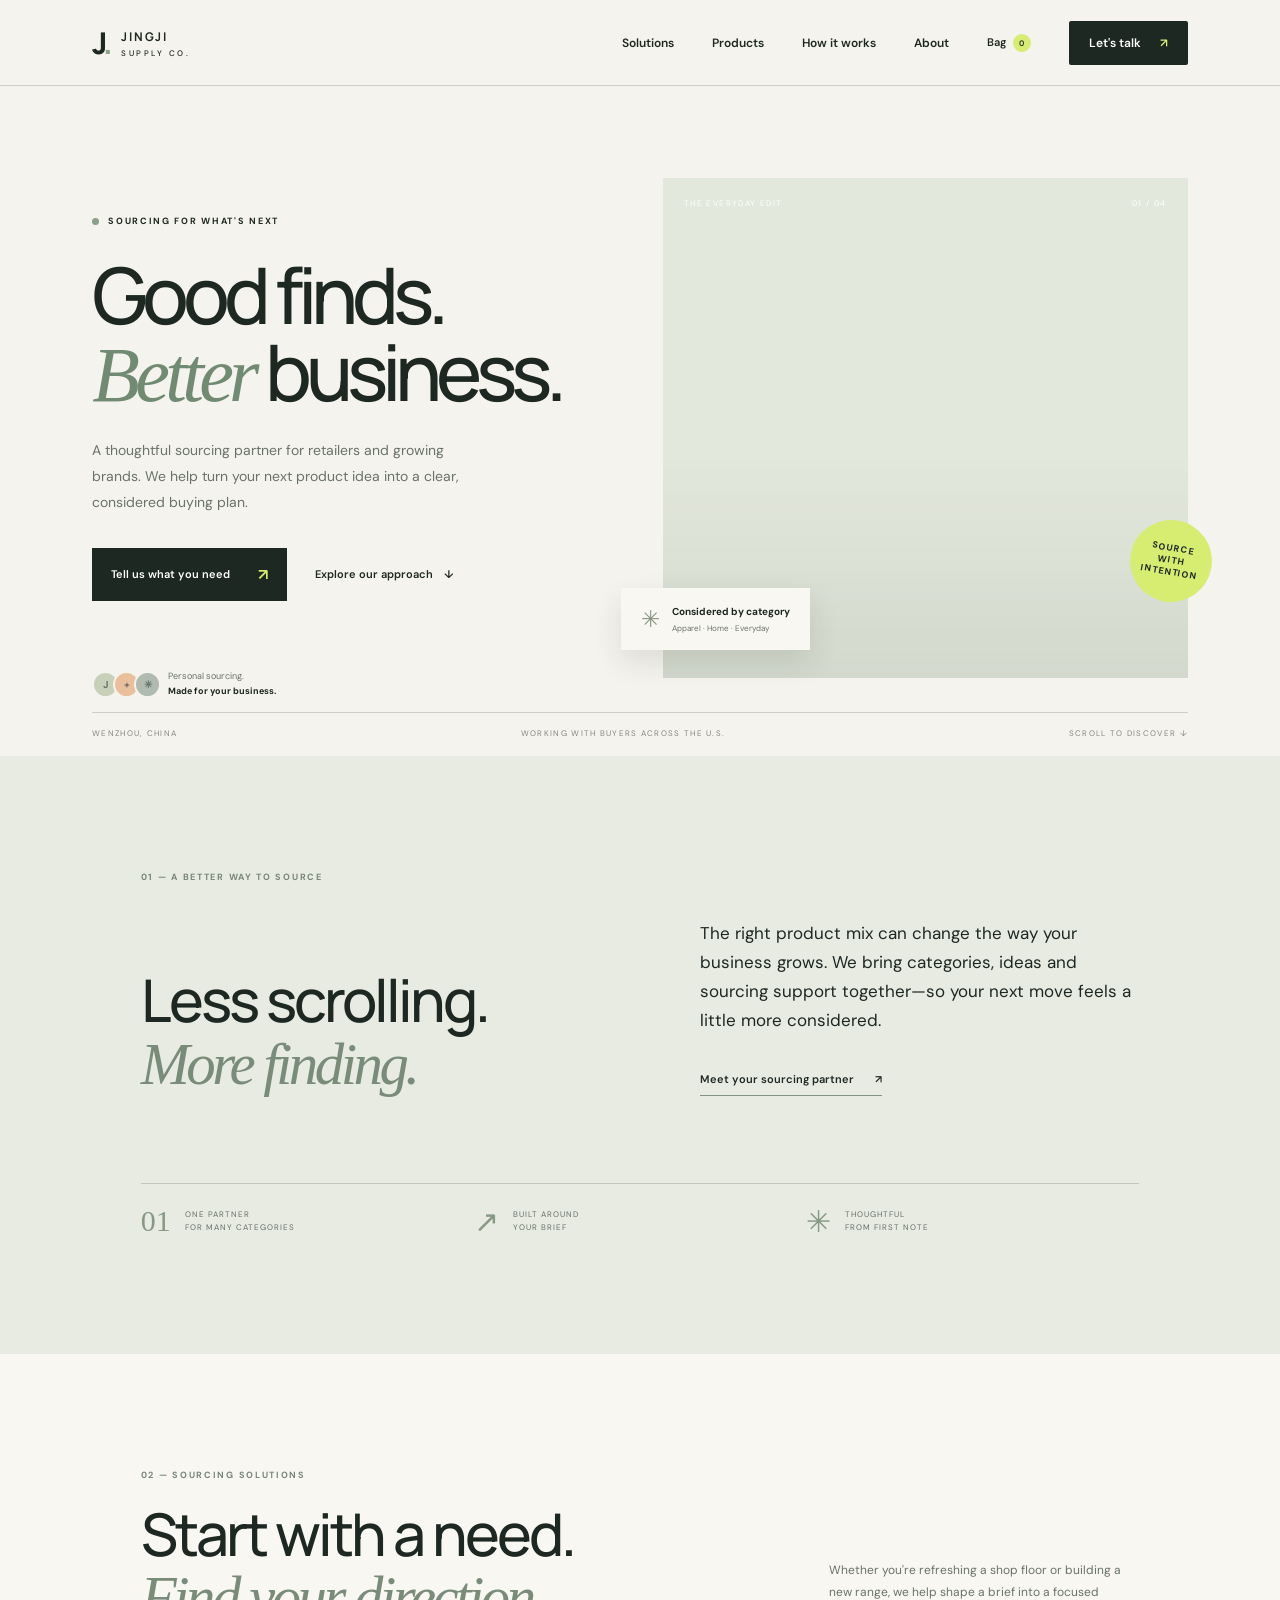
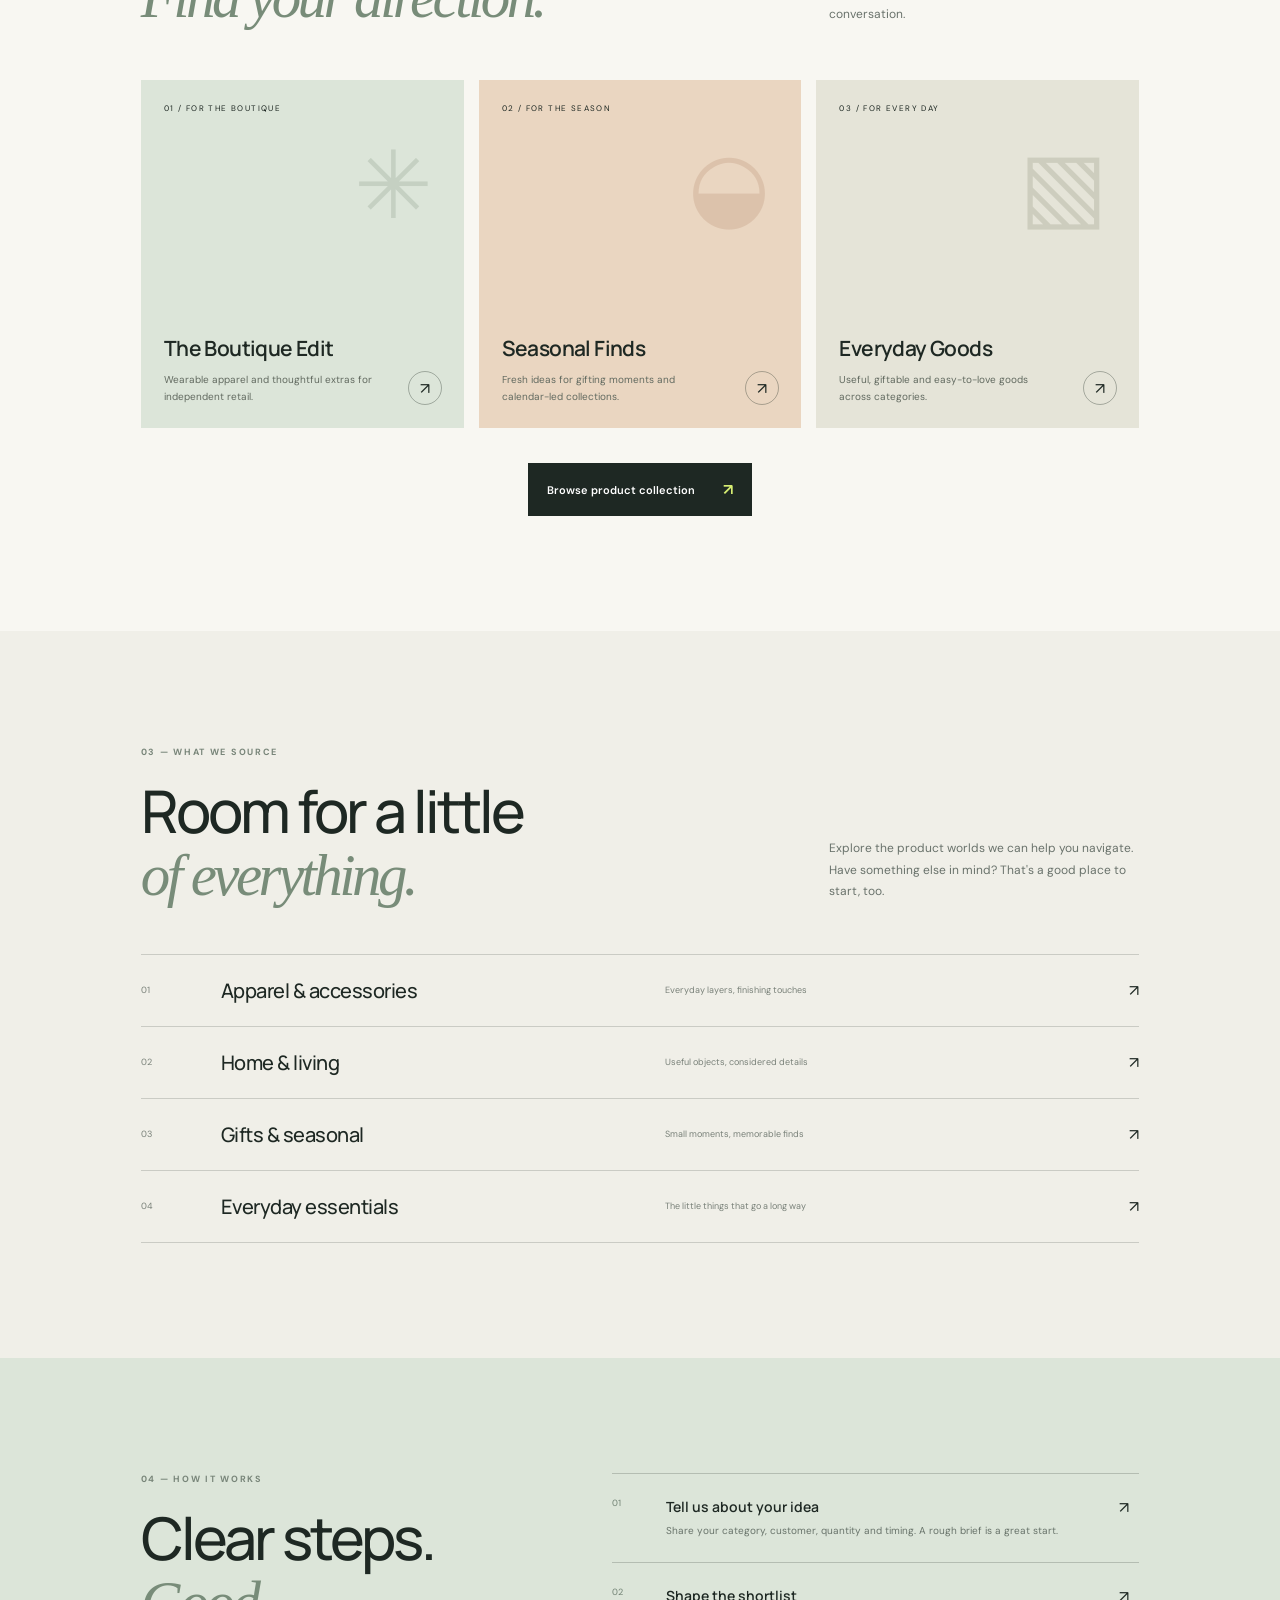
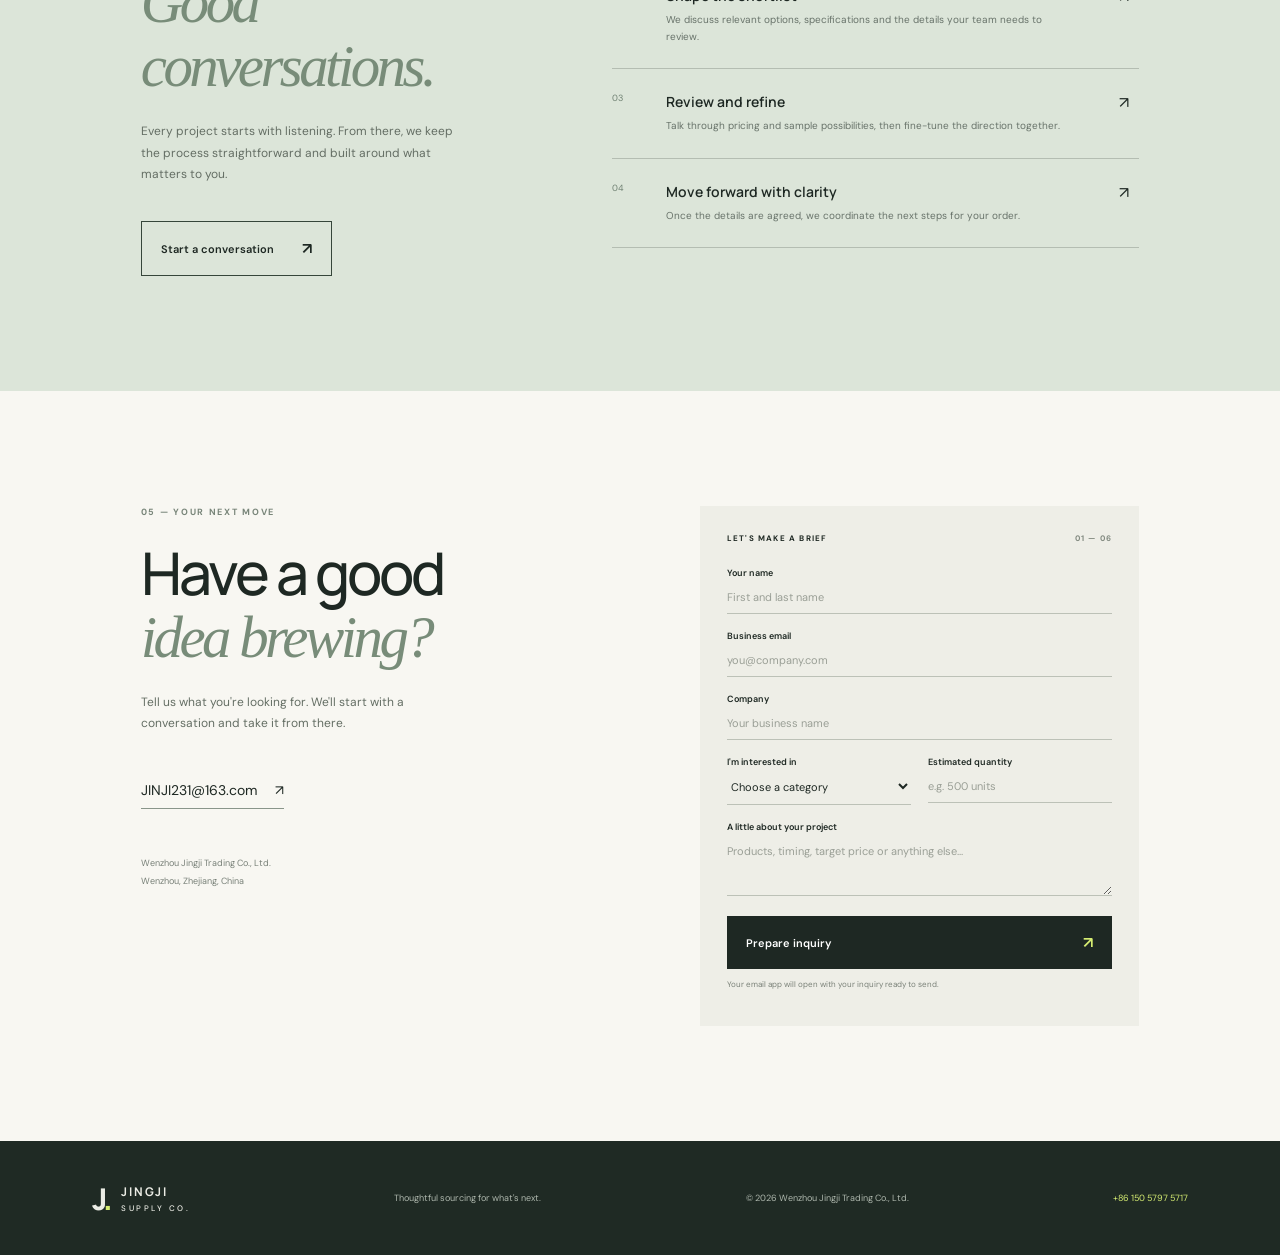
<file: index.html>
<!doctype html>
<html lang="en">
<head>
  <meta charset="utf-8">
  <meta name="viewport" content="width=device-width, initial-scale=1">
  <meta name="theme-color" content="#f5f3ed">
  <meta name="description" content="Thoughtful sourcing for independent retailers and growing brands. Explore apparel, accessories, home goods and seasonal merchandise with Jingji Supply.">
  <title>Jingji Supply — Sourcing, thoughtfully done</title>
  <link rel="preconnect" href="https://fonts.googleapis.com">
  <link rel="preconnect" href="https://fonts.gstatic.com" crossorigin>
  <link href="https://fonts.googleapis.com/css2?family=DM+Sans:wght@400;500;600;700&family=Manrope:wght@400;500;600;700;800&display=swap" rel="stylesheet">
  <link rel="stylesheet" href="styles.css">
</head>
<body>
  <header class="site-header">
    <a class="brand" href="#home" aria-label="Jingji Supply home"><span class="brand-mark">J<span>.</span></span><span class="brand-name">JINGJI <small>SUPPLY CO.</small></span></a>
    <button class="menu-toggle" aria-expanded="false" aria-controls="site-nav" aria-label="Open navigation"><i></i><i></i></button>
    <nav id="site-nav" class="site-nav"><a href="#solutions">Solutions</a><a href="products.html">Products</a><a href="#process">How it works</a><a href="#about">About</a><a class="cart-link" href="cart.html">Bag <span class="cart-count">0</span></a><a class="nav-cta" href="#contact">Let's talk <span>↗</span></a></nav>
  </header>
  <main>
    <section class="hero" id="home">
      <div class="hero-copy"><p class="eyebrow"><span></span> SOURCING FOR WHAT'S NEXT</p><h1>Good finds.<br><em>Better</em> business.</h1><p class="hero-lede">A thoughtful sourcing partner for retailers and growing brands. We help turn your next product idea into a clear, considered buying plan.</p><div class="hero-actions"><a class="button button-dark" href="#contact">Tell us what you need <span>↗</span></a><a class="text-link" href="#solutions">Explore our approach <span>↓</span></a></div><div class="hero-proof"><div class="avatar-stack"><b>J</b><b>+</b><b>✳</b></div><span>Personal sourcing.<br><strong>Made for your business.</strong></span></div></div>
      <div class="hero-art"><div class="art-label">THE EVERYDAY EDIT <span>01 / 04</span></div><div class="hero-photo"></div><div class="floating-note"><span class="note-icon">✳</span><div><strong>Considered by category</strong><small>Apparel · Home · Everyday</small></div></div><div class="art-stamp">SOURCE<br>WITH<br>INTENTION</div></div>
      <div class="hero-foot"><span>WENZHOU, CHINA</span><span>WORKING WITH BUYERS ACROSS THE U.S.</span><span>SCROLL TO DISCOVER ↓</span></div>
    </section>

    <section class="intro section-pad" id="about"><div class="section-kicker">01 — A BETTER WAY TO SOURCE</div><div class="intro-body"><h2>Less scrolling.<br><em>More finding.</em></h2><div><p class="large-copy">The right product mix can change the way your business grows. We bring categories, ideas and sourcing support together—so your next move feels a little more considered.</p><a class="under-link" href="#process">Meet your sourcing partner <span>↗</span></a></div></div><div class="stats"><div><strong>01</strong><span>ONE PARTNER<br>FOR MANY CATEGORIES</span></div><div><strong>↗</strong><span>BUILT AROUND<br>YOUR BRIEF</span></div><div><strong>✳</strong><span>THOUGHTFUL<br>FROM FIRST NOTE</span></div></div></section>

    <section class="solutions section-pad" id="solutions"><div class="section-heading"><div><div class="section-kicker">02 — SOURCING SOLUTIONS</div><h2>Start with a need.<br><em>Find your direction.</em></h2></div><p>Whether you're refreshing a shop floor or building a new range, we help shape a brief into a focused conversation.</p></div><div class="solution-grid"><a class="solution-card card-boutique" href="products.html?category=apparel"><span class="card-index">01 / FOR THE BOUTIQUE</span><span class="solution-symbol">✳</span><div><h3>The Boutique Edit</h3><p>Wearable apparel and thoughtful extras for independent retail.</p><span class="round-arrow">↗</span></div></a><a class="solution-card card-season" href="products.html?category=seasonal"><span class="card-index">02 / FOR THE SEASON</span><span class="solution-symbol">◒</span><div><h3>Seasonal Finds</h3><p>Fresh ideas for gifting moments and calendar-led collections.</p><span class="round-arrow">↗</span></div></a><a class="solution-card card-everyday" href="products.html?category=everyday"><span class="card-index">03 / FOR EVERY DAY</span><span class="solution-symbol">▧</span><div><h3>Everyday Goods</h3><p>Useful, giftable and easy-to-love goods across categories.</p><span class="round-arrow">↗</span></div></a></div><div class="catalog-link-wrap"><a class="button button-dark" href="products.html">Browse product collection <span>↗</span></a></div></section>

    <section class="categories section-pad" id="categories"><div class="category-top"><div><div class="section-kicker">03 — WHAT WE SOURCE</div><h2>Room for a little<br><em>of everything.</em></h2></div><p>Explore the product worlds we can help you navigate. Have something else in mind? That's a good place to start, too.</p></div><div class="category-list"><a href="products.html?category=apparel"><span class="cat-num">01</span><span class="cat-name">Apparel &amp; accessories</span><span class="cat-detail">Everyday layers, finishing touches</span><span class="cat-arrow">↗</span></a><a href="products.html?category=home"><span class="cat-num">02</span><span class="cat-name">Home &amp; living</span><span class="cat-detail">Useful objects, considered details</span><span class="cat-arrow">↗</span></a><a href="products.html?category=seasonal"><span class="cat-num">03</span><span class="cat-name">Gifts &amp; seasonal</span><span class="cat-detail">Small moments, memorable finds</span><span class="cat-arrow">↗</span></a><a href="products.html?category=everyday"><span class="cat-num">04</span><span class="cat-name">Everyday essentials</span><span class="cat-detail">The little things that go a long way</span><span class="cat-arrow">↗</span></a></div></section>

    <section class="process section-pad" id="process"><div class="process-intro"><div class="section-kicker">04 — HOW IT WORKS</div><h2>Clear steps.<br><em>Good conversations.</em></h2><p>Every project starts with listening. From there, we keep the process straightforward and built around what matters to you.</p><a class="button button-outline" href="#contact">Start a conversation <span>↗</span></a></div><div class="steps"><article><span>01</span><div><h3>Tell us about your idea</h3><p>Share your category, customer, quantity and timing. A rough brief is a great start.</p></div><b>↗</b></article><article><span>02</span><div><h3>Shape the shortlist</h3><p>We discuss relevant options, specifications and the details your team needs to review.</p></div><b>↗</b></article><article><span>03</span><div><h3>Review and refine</h3><p>Talk through pricing and sample possibilities, then fine-tune the direction together.</p></div><b>↗</b></article><article><span>04</span><div><h3>Move forward with clarity</h3><p>Once the details are agreed, we coordinate the next steps for your order.</p></div><b>↗</b></article></div></section>

    <section class="contact section-pad" id="contact"><div class="contact-copy"><div class="section-kicker">05 — YOUR NEXT MOVE</div><h2>Have a good<br><em>idea brewing?</em></h2><p>Tell us what you're looking for. We'll start with a conversation and take it from there.</p><a class="email-link" href="mailto:JINJI231@163.com">JINJI231@163.com <span>↗</span></a><div class="contact-meta"><span>Wenzhou Jingji Trading Co., Ltd.</span><span>Wenzhou, Zhejiang, China</span></div></div><form class="inquiry-form" id="inquiry-form"><div class="form-heading"><span>LET'S MAKE A BRIEF</span><span>01 — 06</span></div><label>Your name<input name="name" autocomplete="name" placeholder="First and last name" required></label><label>Business email<input type="email" name="email" autocomplete="email" placeholder="you@company.com" required></label><label>Company<input name="company" autocomplete="organization" placeholder="Your business name"></label><div class="form-row"><label>I'm interested in<select name="category"><option value="">Choose a category</option><option>Apparel & accessories</option><option>Home & living</option><option>Gifts & seasonal</option><option>Everyday essentials</option><option>Something else</option></select></label><label>Estimated quantity<input name="quantity" placeholder="e.g. 500 units"></label></div><label>A little about your project<textarea name="message" rows="3" placeholder="Products, timing, target price or anything else..."></textarea></label><button class="button button-dark" type="submit">Prepare inquiry <span>↗</span></button><p class="form-note">Your email app will open with your inquiry ready to send.</p><p class="form-success" role="status" aria-live="polite"></p></form></section>
  </main>
  <footer class="footer"><a class="brand brand-light" href="#home"><span class="brand-mark">J<span>.</span></span><span class="brand-name">JINGJI <small>SUPPLY CO.</small></span></a><span>Thoughtful sourcing for what's next.</span><span>© <span id="year"></span> Wenzhou Jingji Trading Co., Ltd.</span><a href="tel:+8615057975717">+86 150 5797 5717</a></footer>
  <script src="script.js"></script>
</body>
</html>
</file>
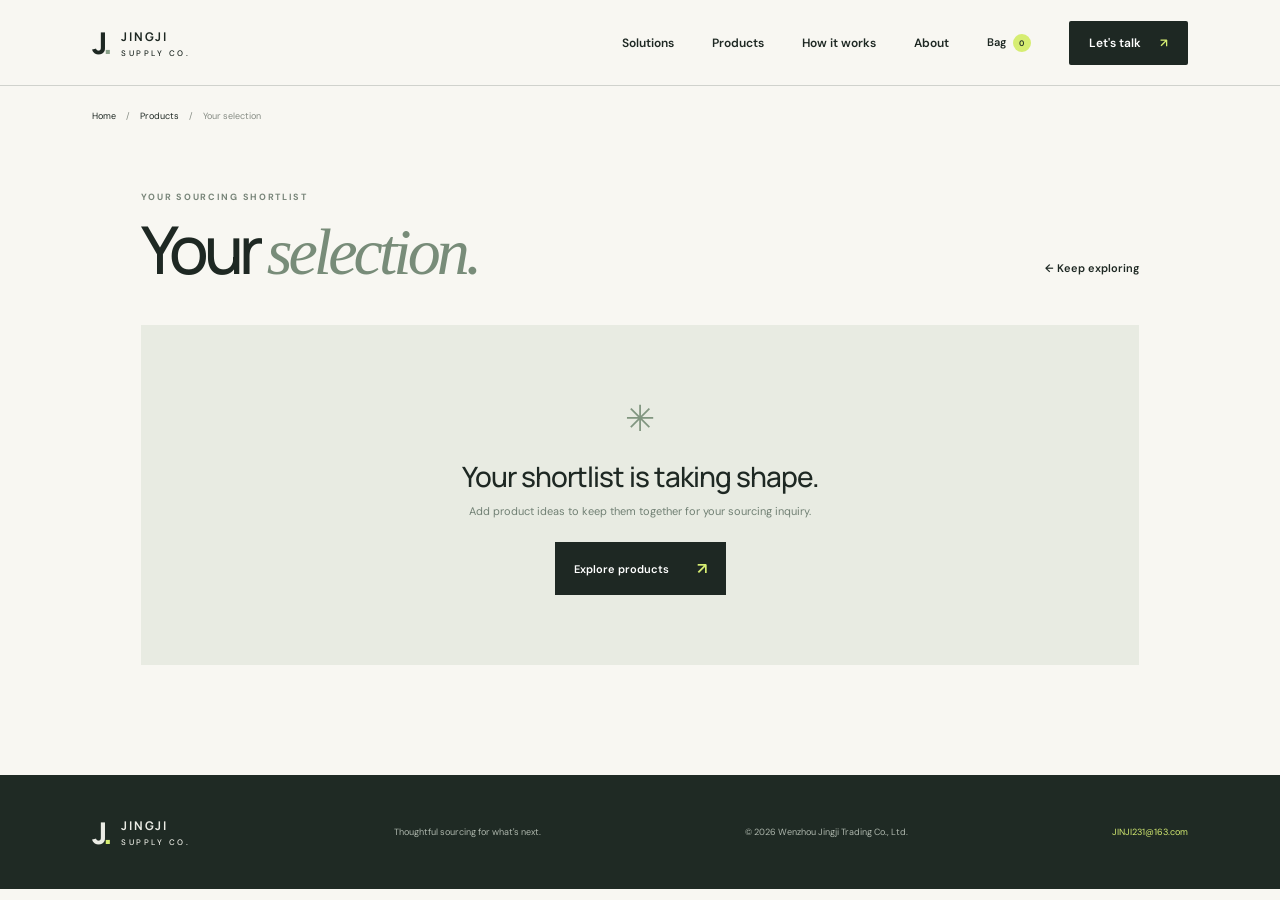
<file: cart.html>
<!doctype html>
<html lang="en"><head><meta charset="utf-8"><meta name="viewport" content="width=device-width, initial-scale=1"><meta name="theme-color" content="#f5f3ed"><meta name="description" content="Review your Jingji Supply sourcing shortlist."><title>Your Selection — Jingji Supply</title><link rel="preconnect" href="https://fonts.googleapis.com"><link rel="preconnect" href="https://fonts.gstatic.com" crossorigin><link href="https://fonts.googleapis.com/css2?family=DM+Sans:wght@400;500;600;700&family=Manrope:wght@400;500;600;700;800&display=swap" rel="stylesheet"><link rel="stylesheet" href="styles.css"></head><body class="catalog-page"><header class="site-header"><a class="brand" href="index.html"><span class="brand-mark">J<span>.</span></span><span class="brand-name">JINGJI <small>SUPPLY CO.</small></span></a><button class="menu-toggle" aria-expanded="false" aria-controls="site-nav" aria-label="Open navigation"><i></i><i></i></button><nav id="site-nav" class="site-nav"><a href="index.html#solutions">Solutions</a><a href="products.html">Products</a><a href="index.html#process">How it works</a><a href="index.html#about">About</a><a class="cart-link" href="cart.html">Bag <span class="cart-count">0</span></a><a class="nav-cta" href="index.html#contact">Let's talk <span>↗</span></a></nav></header><main><div class="breadcrumbs"><a href="index.html">Home</a><span>/</span><a href="products.html">Products</a><span>/</span><span>Your selection</span></div><section class="cart-page"><div class="section-kicker">YOUR SOURCING SHORTLIST</div><div class="cart-heading"><h1>Your <em>selection.</em></h1><a class="text-link" href="products.html">← Keep exploring</a></div><div id="cart-content"></div></section></main><footer class="footer"><a class="brand brand-light" href="index.html"><span class="brand-mark">J<span>.</span></span><span class="brand-name">JINGJI <small>SUPPLY CO.</small></span></a><span>Thoughtful sourcing for what's next.</span><span>© <span id="year"></span> Wenzhou Jingji Trading Co., Ltd.</span><a href="mailto:JINJI231@163.com">JINJI231@163.com</a></footer><div class="toast" role="status" aria-live="polite"></div><script src="script.js"></script></body></html>
</file>
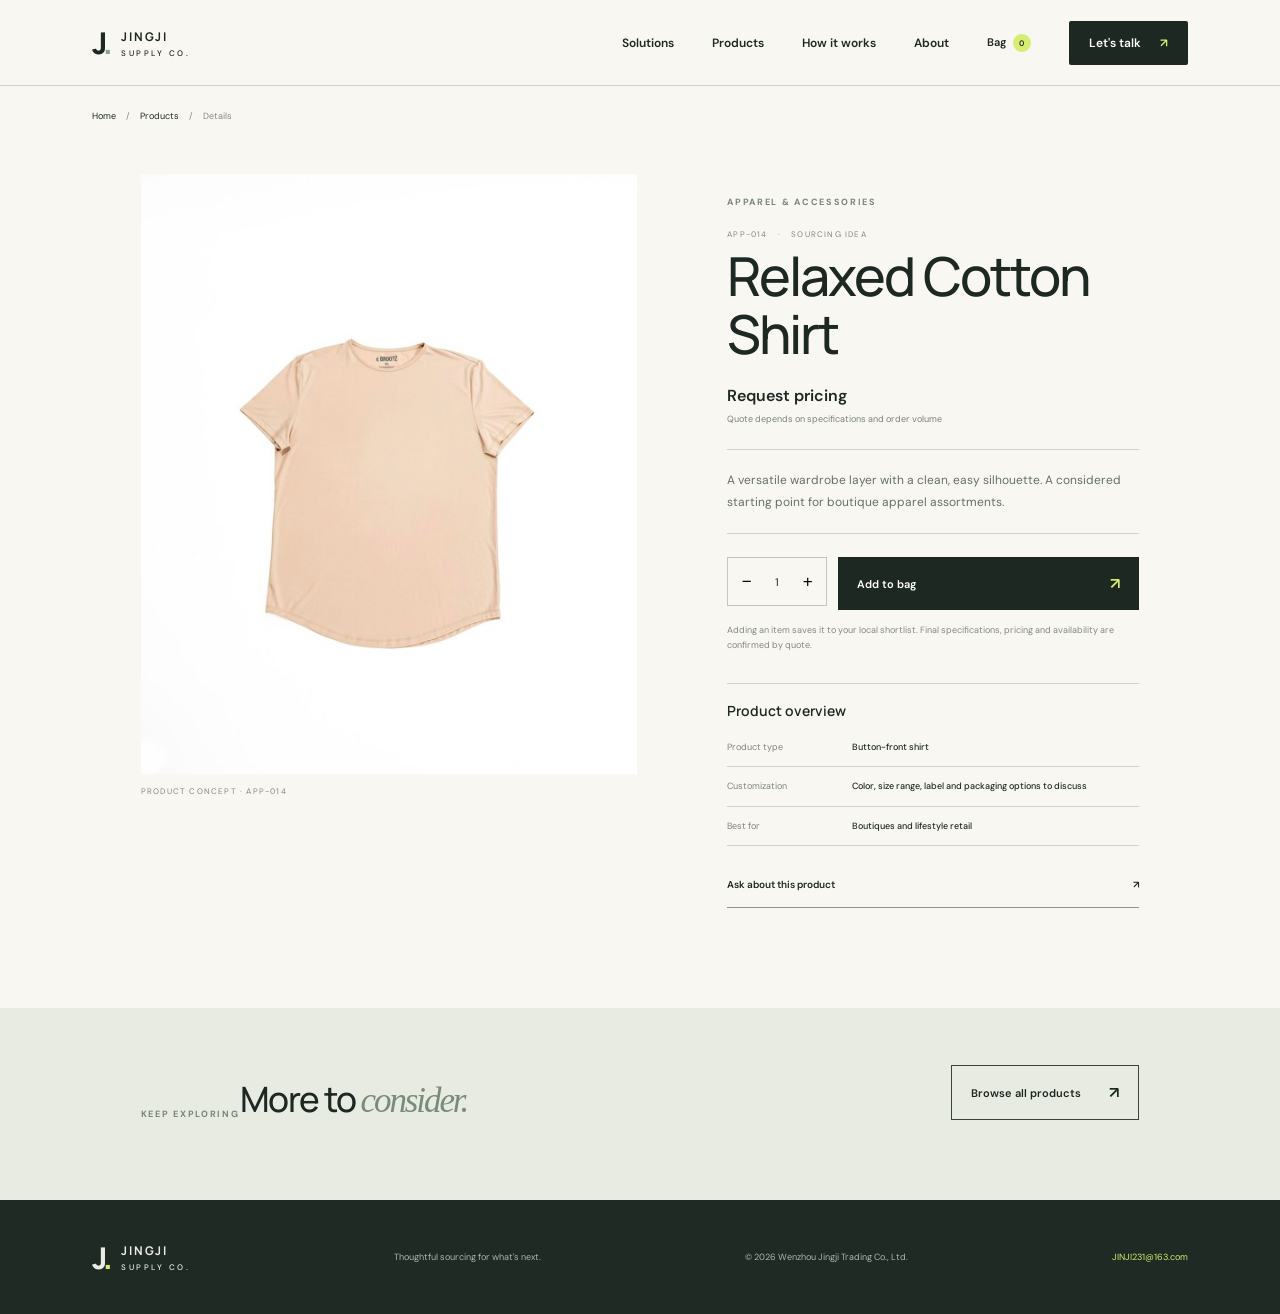
<file: product.html>
<!doctype html><html lang="en"><head><meta charset="utf-8"><meta name="viewport" content="width=device-width, initial-scale=1"><meta name="theme-color" content="#f5f3ed"><meta name="description" content="Product details and sourcing information from Jingji Supply."><title>Product Details — Jingji Supply</title><link rel="preconnect" href="https://fonts.googleapis.com"><link rel="preconnect" href="https://fonts.gstatic.com" crossorigin><link href="https://fonts.googleapis.com/css2?family=DM+Sans:wght@400;500;600;700&family=Manrope:wght@400;500;600;700;800&display=swap" rel="stylesheet"><link rel="stylesheet" href="styles.css"></head><body class="catalog-page"><header class="site-header"><a class="brand" href="index.html"><span class="brand-mark">J<span>.</span></span><span class="brand-name">JINGJI <small>SUPPLY CO.</small></span></a><button class="menu-toggle" aria-expanded="false" aria-controls="site-nav" aria-label="Open navigation"><i></i><i></i></button><nav id="site-nav" class="site-nav"><a href="index.html#solutions">Solutions</a><a href="products.html">Products</a><a href="index.html#process">How it works</a><a href="index.html#about">About</a><a class="cart-link" href="cart.html">Bag <span class="cart-count">0</span></a><a class="nav-cta" href="index.html#contact">Let's talk <span>↗</span></a></nav></header><main><div class="breadcrumbs"><a href="index.html">Home</a><span>/</span><a href="products.html">Products</a><span>/</span><span>Details</span></div><section class="product-detail" id="product-detail"></section><section class="related-products"><div class="section-kicker">KEEP EXPLORING</div><h2>More to <em>consider.</em></h2><a class="button button-outline" href="products.html">Browse all products <span>↗</span></a></section></main><footer class="footer"><a class="brand brand-light" href="index.html"><span class="brand-mark">J<span>.</span></span><span class="brand-name">JINGJI <small>SUPPLY CO.</small></span></a><span>Thoughtful sourcing for what's next.</span><span>© <span id="year"></span> Wenzhou Jingji Trading Co., Ltd.</span><a href="mailto:JINJI231@163.com">JINJI231@163.com</a></footer><div class="toast" role="status" aria-live="polite"></div><script src="script.js"></script></body></html>
</file>
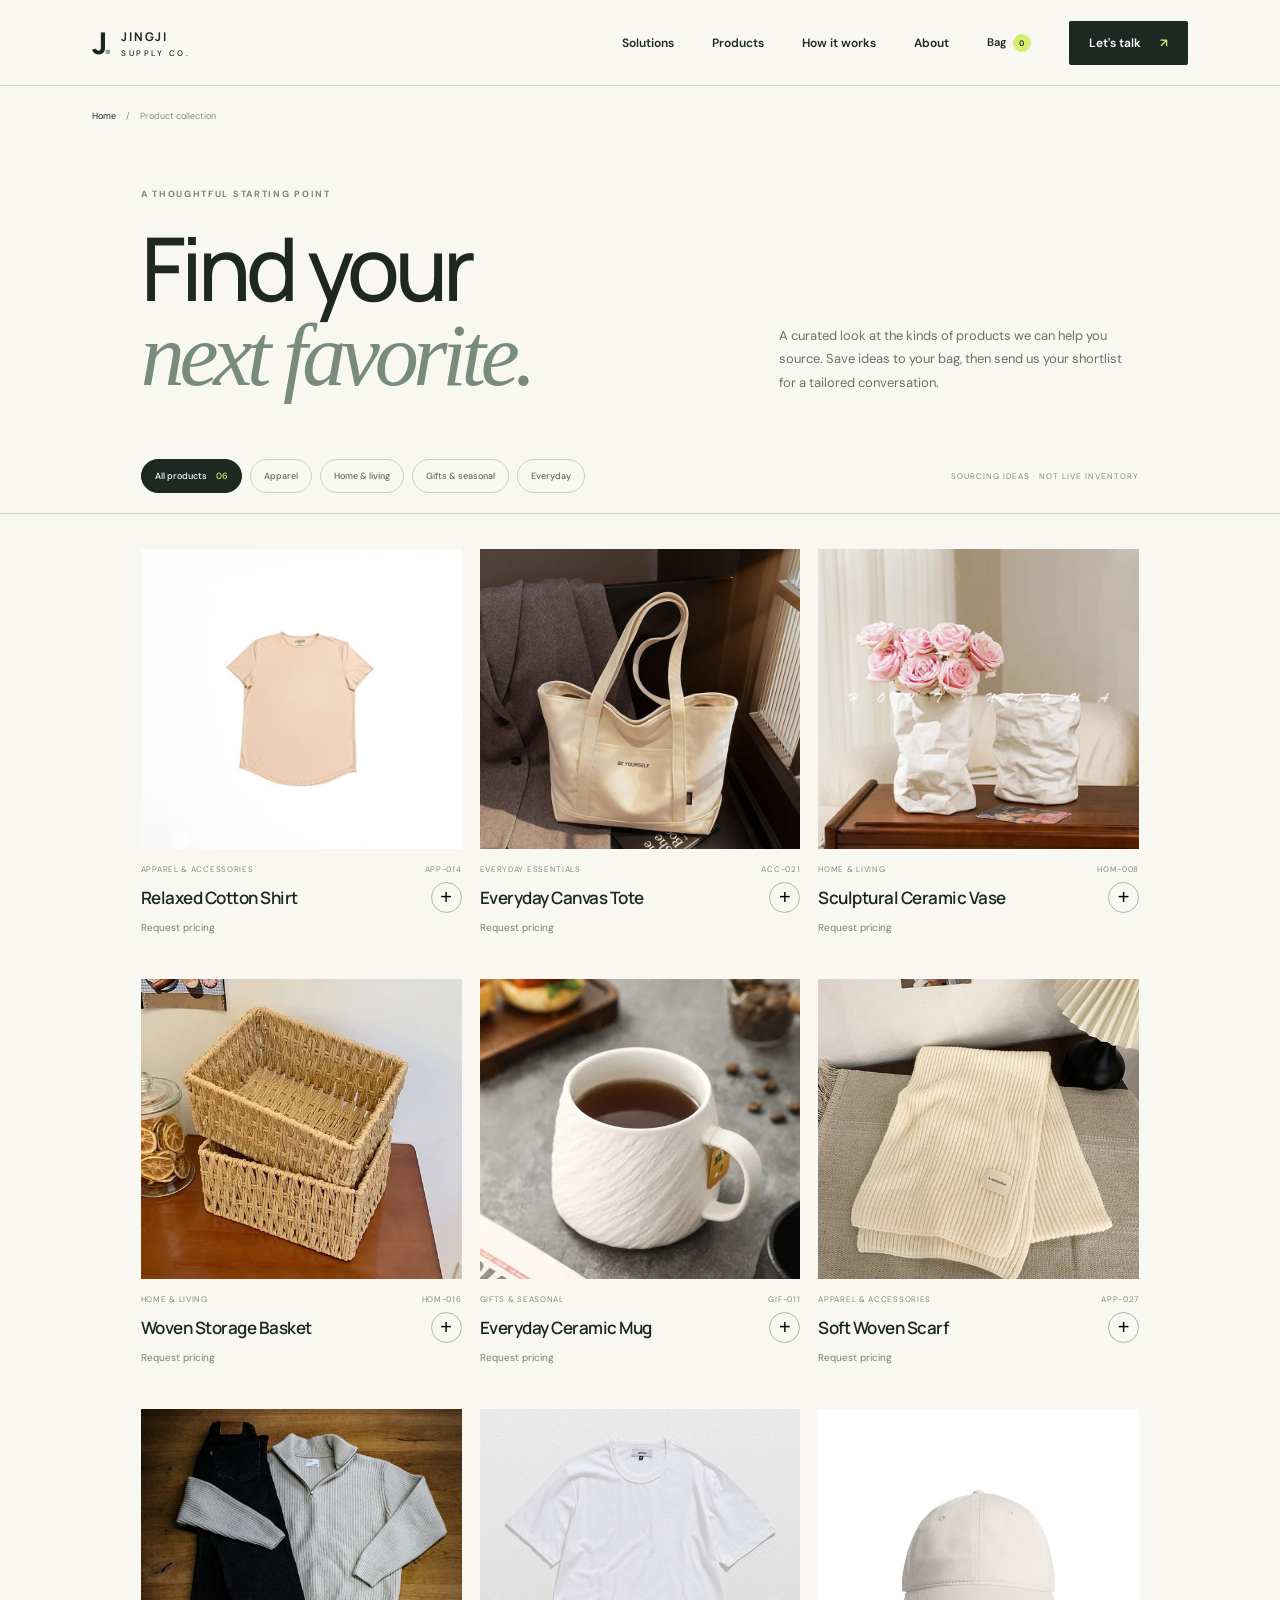
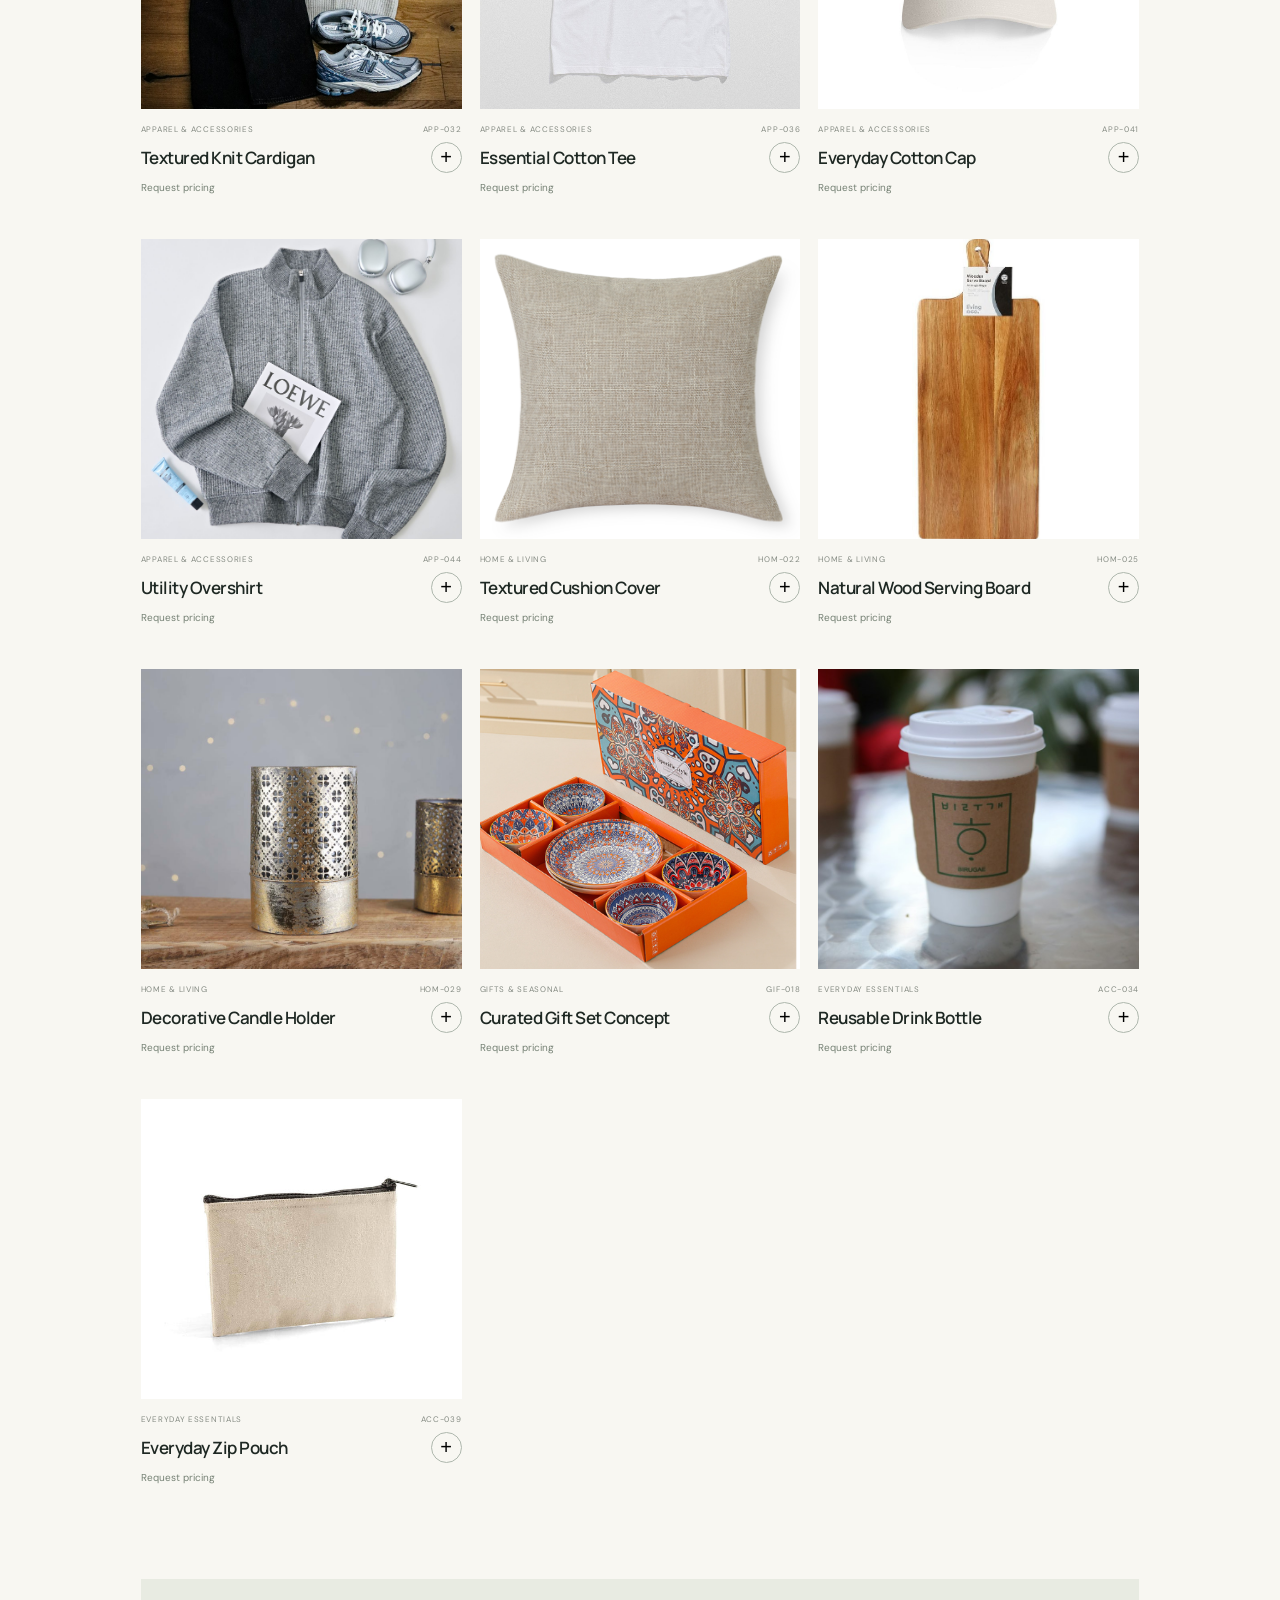
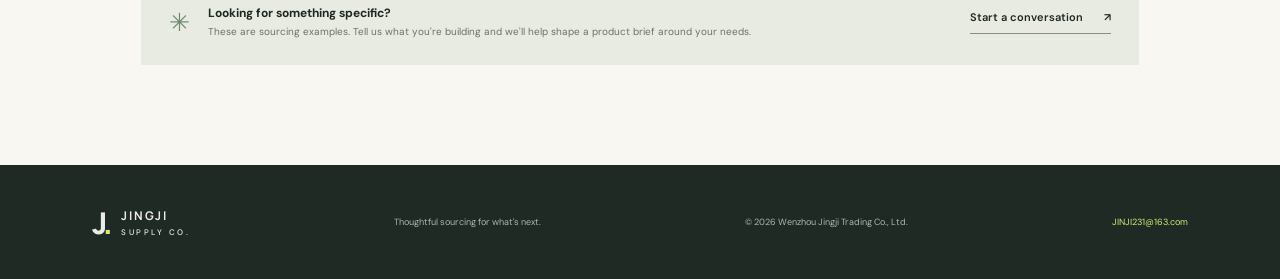
<file: products.html>
<!doctype html>
<html lang="en">
<head>
  <meta charset="utf-8"><meta name="viewport" content="width=device-width, initial-scale=1"><meta name="theme-color" content="#f5f3ed">
  <meta name="description" content="Explore Jingji Supply's curated apparel, accessories, home and gift product selection for retail buyers.">
  <title>Product Collection — Jingji Supply</title>
  <link rel="preconnect" href="https://fonts.googleapis.com"><link rel="preconnect" href="https://fonts.gstatic.com" crossorigin>
  <link href="https://fonts.googleapis.com/css2?family=DM+Sans:wght@400;500;600;700&family=Manrope:wght@400;500;600;700;800&display=swap" rel="stylesheet"><link rel="stylesheet" href="styles.css">
</head>
<body class="catalog-page">
  <header class="site-header"><a class="brand" href="index.html"><span class="brand-mark">J<span>.</span></span><span class="brand-name">JINGJI <small>SUPPLY CO.</small></span></a><button class="menu-toggle" aria-expanded="false" aria-controls="site-nav" aria-label="Open navigation"><i></i><i></i></button><nav id="site-nav" class="site-nav"><a href="index.html#solutions">Solutions</a><a href="products.html">Products</a><a href="index.html#process">How it works</a><a href="index.html#about">About</a><a class="cart-link" href="cart.html">Bag <span class="cart-count">0</span></a><a class="nav-cta" href="index.html#contact">Let's talk <span>↗</span></a></nav></header>
  <main><div class="breadcrumbs"><a href="index.html">Home</a><span>/</span><span>Product collection</span></div>
    <section class="catalog-hero"><div><div class="section-kicker">A THOUGHTFUL STARTING POINT</div><h1>Find your<br><em>next favorite.</em></h1></div><p>A curated look at the kinds of products we can help you source. Save ideas to your bag, then send us your shortlist for a tailored conversation.</p></section>
    <section class="catalog-toolbar"><div class="filters" role="group" aria-label="Filter products by category"><button class="filter-chip active" data-filter="all">All products <span>06</span></button><button class="filter-chip" data-filter="apparel">Apparel</button><button class="filter-chip" data-filter="home">Home &amp; living</button><button class="filter-chip" data-filter="seasonal">Gifts &amp; seasonal</button><button class="filter-chip" data-filter="everyday">Everyday</button></div><span class="catalog-caption">SOURCING IDEAS · NOT LIVE INVENTORY</span></section>
    <section class="product-grid" id="product-grid" aria-live="polite"></section>
    <section class="catalog-note"><span>✳</span><p><strong>Looking for something specific?</strong><br>These are sourcing examples. Tell us what you're building and we'll help shape a product brief around your needs.</p><a class="under-link" href="index.html#contact">Start a conversation <span>↗</span></a></section>
  </main><footer class="footer"><a class="brand brand-light" href="index.html"><span class="brand-mark">J<span>.</span></span><span class="brand-name">JINGJI <small>SUPPLY CO.</small></span></a><span>Thoughtful sourcing for what's next.</span><span>© <span id="year"></span> Wenzhou Jingji Trading Co., Ltd.</span><a href="mailto:JINJI231@163.com">JINJI231@163.com</a></footer>
  <div class="toast" role="status" aria-live="polite"></div><script src="script.js"></script>
</body></html>
</file>
<file: styles.css>
:root{--paper:#f5f3ed;--ink:#1e2823;--muted:#69726b;--green:#c4d5c3;--lime:#d6ed72;--line:rgba(30,40,35,.18);--serif:Georgia,'Times New Roman',serif;--sans:'DM Sans',sans-serif;--display:'Manrope',sans-serif}*{box-sizing:border-box}html{scroll-behavior:smooth}body{margin:0;background:var(--paper);color:var(--ink);font-family:var(--sans);-webkit-font-smoothing:antialiased}a{color:inherit;text-decoration:none}.site-header{height:86px;padding:0 7.2%;display:flex;align-items:center;justify-content:space-between;border-bottom:1px solid var(--line);position:relative;z-index:3}.brand{display:flex;gap:11px;align-items:center}.brand-mark{font:800 30px var(--display);letter-spacing:-3px}.brand-mark span{color:#8ba28b}.brand-name{font:700 12px var(--display);letter-spacing:1.8px}.brand-name small{display:block;font:500 8px var(--sans);letter-spacing:2.5px;margin-top:3px}.site-nav{display:flex;align-items:center;gap:38px;font-size:12px;font-weight:600}.site-nav a:not(.nav-cta):hover,.text-link:hover{opacity:.6}.nav-cta{background:var(--ink);color:white;padding:14px 20px;border-radius:2px}.nav-cta span{padding-left:16px;color:var(--lime)}.menu-toggle{display:none}.hero{min-height:670px;padding:92px 7.2% 46px;display:grid;grid-template-columns:1fr 1.04fr;gap:6%;position:relative}.hero-copy{padding-top:37px}.eyebrow,.section-kicker{font-size:9px;letter-spacing:1.7px;font-weight:700}.eyebrow{display:flex;gap:9px;align-items:center}.eyebrow span{width:7px;height:7px;background:#8aa08a;border-radius:50%}h1,h2,h3,p{margin-top:0}h1{font:500 clamp(58px,6.1vw,91px)/.98 var(--display);letter-spacing:-6px;margin:29px 0 25px}h1 em,h2 em{font-family:var(--serif);font-weight:400;letter-spacing:-.06em}h1 em{color:#718b73}.hero-lede{color:var(--muted);font-size:14px;line-height:1.85;max-width:400px}.hero-actions{display:flex;align-items:center;gap:28px;margin-top:32px}.button{border:0;display:inline-flex;justify-content:space-between;align-items:center;gap:28px;padding:16px 19px;font:600 11px var(--sans);cursor:pointer}.button-dark{background:var(--ink);color:#fff}.button-dark span{color:var(--lime);font-size:16px}.text-link,.under-link{font-size:11px;font-weight:600}.text-link span{margin-left:8px}.hero-proof{display:flex;align-items:center;gap:13px;margin-top:68px;color:var(--muted);font-size:9px;line-height:1.7}.hero-proof strong{color:var(--ink)}.avatar-stack{display:flex}.avatar-stack b{display:grid;place-items:center;width:27px;height:27px;margin-right:-6px;border:2px solid var(--paper);border-radius:50%;background:#c6d1b7;font-size:10px}.avatar-stack b:nth-child(2){background:#e9bf9c}.avatar-stack b:nth-child(3){background:#aebbae}.hero-art{height:500px;position:relative;background:#e3e8dc;overflow:visible}.hero-photo{position:absolute;inset:0;background:linear-gradient(0deg,rgba(20,32,25,.08),transparent 45%),url('https://images.unsplash.com/photo-1441986300917-64674bd600d8?auto=format&fit=crop&w=1400&q=85') center 48%/cover}.art-label{position:absolute;z-index:1;top:20px;left:21px;right:21px;color:white;font-size:8px;letter-spacing:1.4px;display:flex;justify-content:space-between}.floating-note{position:absolute;z-index:1;bottom:28px;left:-42px;background:#f8f7f2;padding:16px 20px;display:flex;align-items:center;gap:12px;box-shadow:0 12px 30px #17231a1c}.note-icon{font-size:23px;color:#869985}.floating-note strong,.floating-note small{display:block}.floating-note strong{font-size:10px}.floating-note small{margin-top:5px;color:var(--muted);font-size:8px}.art-stamp{position:absolute;right:-24px;bottom:76px;background:var(--lime);width:82px;height:82px;border-radius:50%;display:grid;place-content:center;text-align:center;font-size:9px;line-height:1.3;font-weight:700;letter-spacing:1px;transform:rotate(10deg)}.hero-foot{position:absolute;bottom:18px;left:7.2%;right:7.2%;border-top:1px solid var(--line);padding-top:15px;display:flex;justify-content:space-between;color:#82877f;font-size:8px;letter-spacing:1.3px}.section-pad{padding:115px 11%}.intro{background:#e8ebe2}.intro-body{display:grid;grid-template-columns:1fr 1fr;gap:12%;align-items:end;margin-top:36px}.section-kicker{color:#788579}h2{font:500 clamp(39px,4.6vw,63px)/1.05 var(--display);letter-spacing:-3px;margin:22px 0 0}.intro h2 em,.solutions h2 em,.categories h2 em,.process h2 em,.contact h2 em{color:#788c79}.large-copy{font-size:17px;line-height:1.7;max-width:490px}.under-link{display:inline-block;margin-top:20px;border-bottom:1px solid #839283;padding-bottom:9px}.under-link span{margin-left:18px}.stats{display:grid;grid-template-columns:repeat(3,1fr);margin-top:87px;border-top:1px solid var(--line);padding-top:20px}.stats div{display:flex;align-items:center;gap:14px}.stats strong{font:500 30px var(--serif);color:#859984}.stats span{font-size:8px;letter-spacing:1px;line-height:1.6;color:#677066}.solutions{background:#f8f7f2}.section-heading,.category-top{display:flex;justify-content:space-between;align-items:end;gap:40px}.section-heading>p,.category-top>p{max-width:310px;color:var(--muted);font-size:12px;line-height:1.8;margin-bottom:4px}.solution-grid{display:grid;grid-template-columns:repeat(3,1fr);gap:15px;margin-top:51px}.solution-card{height:348px;padding:23px;display:flex;flex-direction:column;justify-content:space-between;position:relative;overflow:hidden}.card-boutique{background:#dce5d9}.card-season{background:#ead6c1}.card-everyday{background:#e5e4d8}.card-index{font-size:8px;letter-spacing:1.4px;position:relative;z-index:1}.solution-symbol{position:absolute;top:45px;right:31px;font-size:94px;color:#66796832}.card-season .solution-symbol{color:#a3735633}.card-everyday .solution-symbol{color:#74765b35}.solution-card h3{font:600 21px var(--display);letter-spacing:-.6px;margin-bottom:9px}.solution-card p{font-size:10px;line-height:1.7;max-width:220px;color:#626a60;margin-bottom:0}.round-arrow{position:absolute;right:22px;bottom:23px;width:34px;height:34px;border:1px solid #24312855;border-radius:50%;display:grid;place-items:center;transition:.2s}.solution-card:hover .round-arrow{background:var(--ink);color:white}.categories{background:#f0efe8}.category-top{margin-bottom:47px}.category-list{border-top:1px solid var(--line)}.category-list a{display:grid;grid-template-columns:8% 1fr 1fr 30px;align-items:center;padding:22px 0;border-bottom:1px solid var(--line);transition:.2s}.category-list a:hover{padding-left:10px}.cat-num,.cat-detail{font-size:9px;color:#798179}.cat-name{font:500 20px var(--display);letter-spacing:-.5px}.cat-arrow{text-align:right;font-size:16px}.process{background:#dce5d9;display:grid;grid-template-columns:.8fr 1.2fr;gap:12%}.process-intro>p,.contact-copy>p{font-size:12px;line-height:1.8;color:#646e64;max-width:325px;margin:23px 0}.button-outline{border:1px solid #36463a;margin-top:12px;background:transparent}.button-outline span{font-size:16px}.steps article{border-top:1px solid #24312838;padding:23px 0;display:grid;grid-template-columns:38px 1fr 20px;gap:16px}.steps article:last-child{border-bottom:1px solid #24312838}.steps article>span{font-size:9px;color:#718274}.steps h3{font:600 14px var(--display);margin-bottom:7px}.steps p{font-size:10px;color:#68736a;line-height:1.65;margin:0;max-width:400px}.steps article>b{font-weight:400}.contact{background:#f8f7f2;display:grid;grid-template-columns:1fr 1fr;gap:12%}.contact-copy h2{margin-top:24px}.email-link{display:inline-block;margin-top:23px;font-size:14px;border-bottom:1px solid #89958a;padding-bottom:9px}.email-link span{margin-left:14px}.contact-meta{display:flex;flex-direction:column;gap:6px;margin-top:48px;color:#788078;font-size:9px}.inquiry-form{padding:27px;background:#eeeee7}.form-heading{display:flex;justify-content:space-between;font-size:8px;font-weight:700;letter-spacing:1.2px;margin-bottom:24px}.form-heading span+span{color:#828a80}label{display:block;font-size:9px;font-weight:600;margin-bottom:16px}input,select,textarea{display:block;width:100%;background:transparent;border:0;border-bottom:1px solid #bcc1b7;border-radius:0;padding:11px 0 9px;font:11px var(--sans);color:var(--ink);outline:none}input:focus,select:focus,textarea:focus{border-color:#455c49}input::placeholder,textarea::placeholder{color:#9a9f96}.form-row{display:grid;grid-template-columns:1fr 1fr;gap:17px}.inquiry-form .button{width:100%;margin-top:4px}.form-note,.form-success{font-size:8px;color:#7a8178;margin:10px 0 0}.form-success{color:#315d3a;font-weight:600}.footer{background:#1f2a24;color:#ebece5;min-height:114px;padding:28px 7.2%;display:flex;align-items:center;justify-content:space-between;gap:20px;font-size:9px}.brand-light .brand-mark span{color:var(--lime)}.footer>span{color:#aeb7ad}.footer>a:last-child{color:var(--lime)}
@media(max-width:850px){.site-header{padding:0 5%;height:74px}.site-nav{gap:19px}.hero{padding:60px 5% 57px;gap:4%;min-height:590px}.hero-art{height:430px}h1{letter-spacing:-4px}.hero-foot{left:5%;right:5%}.section-pad{padding:85px 7%}.process{gap:7%}.contact{gap:7%}}
@media(max-width:640px){.site-header{height:70px}.menu-toggle{display:flex;width:35px;height:35px;border:0;background:transparent;flex-direction:column;justify-content:center;gap:5px;padding:7px}.menu-toggle i{height:1px;background:var(--ink);width:100%}.site-nav{display:none;position:absolute;top:69px;left:0;right:0;background:var(--paper);padding:22px 6%;flex-direction:column;align-items:stretch;gap:0;border-bottom:1px solid var(--line)}.site-nav.is-open{display:flex}.site-nav a{padding:14px 0}.site-nav .nav-cta{padding:14px;margin-top:8px}.hero{display:flex;flex-direction:column;padding:45px 6% 70px;gap:42px}.hero-copy{padding:0}h1{font-size:65px;letter-spacing:-4px;margin:24px 0 20px}.hero-lede{font-size:13px}.hero-actions{gap:17px;flex-wrap:wrap}.hero-proof{margin-top:37px}.hero-art{height:380px;margin-left:14px;margin-right:10px}.floating-note{left:-15px}.art-stamp{right:-13px;width:68px;height:68px;font-size:8px}.hero-foot{left:6%;right:6%;bottom:17px}.hero-foot span:nth-child(2){display:none}.section-pad{padding:72px 7%}.intro-body,.section-heading,.category-top,.process,.contact{display:block}.intro-body{margin-top:27px}.large-copy{font-size:15px;margin-top:24px}.stats{margin-top:47px;gap:12px}.stats div{display:block}.stats strong{display:block;margin-bottom:10px}.stats span{font-size:7px}.section-heading>p,.category-top>p{margin-top:19px}.solution-grid{grid-template-columns:1fr;margin-top:30px;gap:10px}.solution-card{height:270px}.category-top{margin-bottom:28px}.category-list a{grid-template-columns:36px 1fr 24px;gap:4px;padding:17px 0}.cat-name{font-size:15px}.cat-detail{display:none}.process-intro{margin-bottom:38px}.steps article{grid-template-columns:28px 1fr 17px;gap:10px}.contact-copy{margin-bottom:40px}.contact-meta{margin-top:30px}.inquiry-form{padding:22px 18px}.footer{padding:28px 7%;display:grid;grid-template-columns:1fr 1fr;gap:20px}.footer>*:nth-child(2){text-align:right}.footer>*:nth-child(4){text-align:right}.brand-name{font-size:10px}}
@media(prefers-reduced-motion:reduce){html{scroll-behavior:auto}*,*::before,*::after{transition:none!important}}

/* Product collection and product detail */
.catalog-page{background:#f8f7f2}.breadcrumbs{padding:24px 7.2%;display:flex;gap:10px;font-size:9px;color:#858b83}.breadcrumbs a{color:var(--ink)}.catalog-hero{padding:42px 11% 60px;display:flex;align-items:end;justify-content:space-between;gap:40px}.catalog-hero h1,.cart-heading h1{font:500 clamp(54px,7vw,88px)/.96 var(--display);letter-spacing:-5px;margin:25px 0 0}.catalog-hero h1 em,.cart-heading h1 em{font-family:var(--serif);font-weight:400;color:#788c79}.catalog-hero>p{font-size:13px;line-height:1.8;color:var(--muted);max-width:360px;margin:0 0 5px}.catalog-toolbar{padding:0 11% 20px;display:flex;align-items:center;justify-content:space-between;border-bottom:1px solid var(--line)}.filters{display:flex;flex-wrap:wrap;gap:8px}.filter-chip{border:1px solid #ccd0c7;background:transparent;padding:10px 13px;border-radius:30px;font:500 9px var(--sans);cursor:pointer;color:#626d63}.filter-chip.active{background:var(--ink);border-color:var(--ink);color:white}.filter-chip span{padding-left:7px;color:var(--lime)}.catalog-caption{font-size:8px;letter-spacing:1px;color:#838980}.product-grid{padding:35px 11% 95px;display:grid;grid-template-columns:repeat(3,1fr);gap:45px 18px}.product-card{min-width:0}.product-image{height:300px;display:block;position:relative;overflow:hidden;background:#e8ebe2}.product-image img,.detail-main-image img,.cart-thumb img{width:100%;height:100%;object-fit:cover;display:block;transition:transform .45s}.product-image:hover img{transform:scale(1.04)}.product-image.sage,.detail-main-image.sage,.cart-thumb.sage{background:#dce5d9}.product-image.sand,.detail-main-image.sand,.cart-thumb.sand{background:#e9e2d7}.product-image.clay,.detail-main-image.clay,.cart-thumb.clay{background:#e5ddd2}.product-image.oat,.detail-main-image.oat,.cart-thumb.oat{background:#e6e2d8}.product-image.rose,.detail-main-image.rose,.cart-thumb.rose{background:#e9ddd5}.product-image.blue,.detail-main-image.blue,.cart-thumb.blue{background:#dce2e2}.product-view{position:absolute;bottom:13px;right:13px;background:#f8f7f2;padding:11px 13px;font-size:9px;opacity:0;transform:translateY(5px);transition:.2s}.product-image:hover .product-view{opacity:1;transform:none}.product-meta{display:flex;justify-content:space-between;margin-top:15px;font-size:8px;letter-spacing:.7px;text-transform:uppercase;color:#858b83}.product-name-row{display:flex;align-items:center;justify-content:space-between;margin-top:8px}.product-name-row h2{font:600 17px var(--display);letter-spacing:-.5px;margin:0}.quick-add{width:31px;height:31px;border-radius:50%;background:transparent;border:1px solid #aeb7ad;font-size:20px;cursor:pointer;line-height:1;transition:.2s}.quick-add:hover{background:var(--ink);color:#fff}.product-price{font-size:10px;color:#758174;margin:8px 0 0}.catalog-note{margin:0 11% 100px;padding:25px 28px;background:#e8ebe2;display:flex;align-items:center;gap:18px}.catalog-note>span{font-size:25px;color:#718b73}.catalog-note p{font-size:10px;line-height:1.65;color:#68736a;flex:1;margin:0}.catalog-note p strong{font-size:12px;color:var(--ink)}.catalog-note .under-link{margin:0;white-space:nowrap}.product-detail{padding:28px 11% 100px;display:grid;grid-template-columns:1fr .83fr;gap:9%}.detail-main-image{height:min(600px,58vw);background:#e5e8e1;overflow:hidden}.detail-main-image img{object-position:center}.detail-gallery>p{font-size:8px;letter-spacing:1.2px;color:#828980;margin-top:12px}.detail-info{padding-top:22px}.detail-code{font-size:8px;letter-spacing:1.2px;color:#818980;margin:21px 0 8px}.detail-code span{margin:0 7px}.detail-info h1{font:500 clamp(35px,4.2vw,54px)/1.08 var(--display);letter-spacing:-2px;margin:0 0 22px}.detail-price{font-size:16px;font-weight:600;margin:0 0 24px}.detail-price small{display:block;font-size:9px;color:#7a837a;font-weight:400;margin-top:7px}.detail-description{font-size:12px;line-height:1.8;color:#657067;padding:20px 0;border-top:1px solid var(--line);border-bottom:1px solid var(--line)}.detail-actions{display:flex;gap:11px;margin-top:23px}.quantity-control{display:flex;align-items:center;border:1px solid #c3c8be;height:49px}.quantity-control button,.cart-quantity button{border:0;background:transparent;width:37px;height:100%;font-size:17px;cursor:pointer}.quantity-control output{width:24px;text-align:center;font-size:11px}.add-to-bag{flex:1;justify-content:space-between}.detail-note{font-size:9px;color:#818980;line-height:1.65;margin:13px 0 30px}.detail-specs{border-top:1px solid var(--line);padding-top:17px}.detail-specs h2{font:600 14px var(--display);letter-spacing:0;margin:0 0 8px}.detail-specs>div{display:grid;grid-template-columns:115px 1fr;gap:10px;padding:12px 0;border-bottom:1px solid var(--line);font-size:9px;line-height:1.6}.detail-specs>div span{color:#7d857c}.detail-specs>div strong{font-weight:500}.detail-contact{display:flex;justify-content:space-between;border-bottom:1px solid #8b978b;padding:16px 0;margin-top:16px;font-size:10px;font-weight:600}.related-products{padding:45px 11% 80px;background:#e8ebe2;display:flex;align-items:end;justify-content:space-between}.related-products h2{font-size:35px;letter-spacing:-1.5px;margin:12px 0 0}.related-products h2 em{font-family:var(--serif);font-weight:400;color:#788c79}.related-products .button{margin-left:auto}.cart-link{font-size:11px!important}.cart-count{display:inline-grid;place-items:center;min-width:18px;height:18px;margin-left:4px;padding:0 4px;border-radius:50%;background:#d6ed72;color:#243128;font-size:8px}.toast{position:fixed;z-index:6;bottom:25px;left:50%;transform:translate(-50%,15px);background:var(--ink);color:#fff;padding:13px 20px;font-size:10px;opacity:0;pointer-events:none;transition:.25s}.toast.visible{opacity:1;transform:translate(-50%,0)}.cart-page{padding:45px 11% 110px;min-height:65vh}.cart-heading{display:flex;align-items:end;justify-content:space-between;margin-bottom:42px}.cart-heading h1{font-size:66px;margin-top:15px}.cart-heading .text-link{margin-bottom:8px}.empty-cart{padding:70px 30px;text-align:center;background:#e8ebe2}.empty-cart>span{font-size:36px;color:#819680}.empty-cart h2{font:500 28px var(--display);letter-spacing:-1px;margin:15px 0 9px}.empty-cart p{font-size:11px;color:#718074;margin-bottom:24px}.cart-layout{display:grid;grid-template-columns:1.5fr .7fr;gap:8%}.cart-item{display:grid;grid-template-columns:110px 1fr auto;gap:20px;padding:20px 0;border-top:1px solid var(--line)}.cart-item:last-child{border-bottom:1px solid var(--line)}.cart-thumb{width:110px;height:120px;display:block;overflow:hidden}.cart-item-info>span{font-size:8px;letter-spacing:.8px;text-transform:uppercase;color:#858b83}.cart-item-info h2{font:600 16px var(--display);letter-spacing:-.4px;margin:8px 0}.cart-item-info p{font-size:10px;color:#768174}.remove-item{border:0;background:none;padding:0;font:9px var(--sans);color:#747e74;text-decoration:underline;cursor:pointer}.cart-quantity{display:flex;align-items:center;height:32px;border:1px solid #ccd0c7;font-size:10px}.cart-quantity button{width:28px}.cart-summary{background:#e8ebe2;padding:25px;height:max-content}.cart-summary>span{font-size:8px;letter-spacing:1px}.cart-summary h2{font:500 25px var(--display);letter-spacing:-1px;margin:14px 0}.cart-summary p{font-size:10px;line-height:1.7;color:#69746b}.cart-summary .button{width:100%;margin:10px 0 17px}.cart-summary>.text-link{display:block;text-align:center;font-size:9px}.catalog-link-wrap{margin-top:35px;display:flex;justify-content:center}
@media(max-width:850px){.catalog-hero{padding-left:7%;padding-right:7%}.catalog-toolbar{padding-left:7%;padding-right:7%}.product-grid{padding-left:7%;padding-right:7%;grid-template-columns:repeat(2,1fr)}.product-image{height:320px}.product-detail{padding-left:7%;padding-right:7%;gap:5%}.catalog-note{margin-left:7%;margin-right:7%}.cart-page{padding-left:7%;padding-right:7%}}
@media(max-width:640px){.breadcrumbs{padding:18px 6%}.catalog-hero{padding:35px 7% 35px;display:block}.catalog-hero h1{font-size:64px}.catalog-hero>p{margin-top:25px;font-size:12px}.catalog-toolbar{padding:0 7% 15px;display:block}.filters{gap:6px}.filter-chip{padding:9px 11px;font-size:8px}.catalog-caption{display:block;margin-top:15px}.product-grid{padding:24px 6% 65px;gap:30px 10px}.product-image{height:225px}.product-meta{font-size:7px}.product-name-row h2{font-size:13px}.quick-add{width:28px;height:28px}.catalog-note{margin:0 6% 65px;padding:20px;display:grid;grid-template-columns:25px 1fr}.catalog-note .under-link{grid-column:2;justify-self:start}.product-detail{padding:15px 6% 65px;display:flex;flex-direction:column;gap:24px}.detail-main-image{height:105vw;max-height:490px}.detail-info{padding-top:0}.detail-info h1{font-size:41px}.related-products{padding:35px 7% 55px;display:block}.related-products .button{margin-top:22px}.cart-page{padding:30px 6% 70px}.cart-heading{display:block}.cart-heading h1{font-size:56px}.cart-heading .text-link{display:inline-block;margin-top:18px}.cart-layout{display:block}.cart-summary{margin-top:35px}.cart-item{grid-template-columns:78px 1fr auto;gap:12px}.cart-thumb{width:78px;height:95px}.cart-item-info h2{font-size:13px}.cart-quantity button{width:23px}.footer{gap:15px}}
</file>
